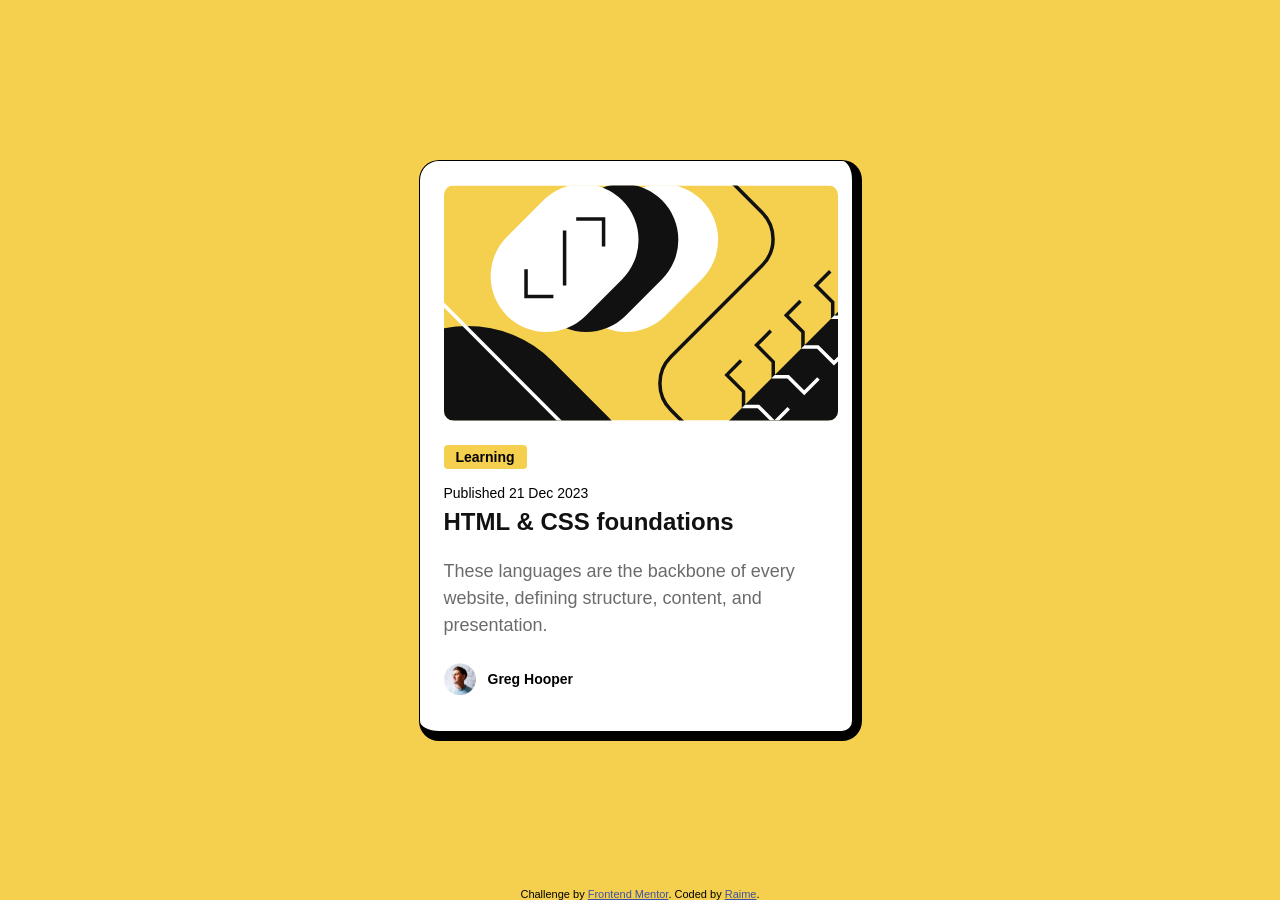
<file: blog preview card/index.html>
<!DOCTYPE html>
<html lang="en">
  <head>
    <meta charset="UTF-8">
    <meta name="viewport" content="width=device-width, initial-scale=1.0">
    <!-- displays site properly based on user's device -->

    <link rel="icon" type="image/png" sizes="32x32"
      href="./assets/images/favicon-32x32.png">
    <link rel="stylesheet" href="style.css">
    <link rel="preconnect" href="https://fonts.googleapis.com">

    <title>Frontend Mentor | Blog preview card</title>

    <!-- Feel free to remove these styles or customise in your own stylesheet 👍 -->
    <style>
    .attribution { font-size: 0.6875rem; text-align: center; }
    .attribution a { color: hsl(228, 45%, 44%); }
  </style>
  </head>
  <body>
    <main>
      <article class="card">
        <img class="card-img" src="assets/images/illustration-article.svg"
          alt="Abstact image">
        <div class="card-main-info">
          <p class="card-main-info-category">Learning</p>
          <time class="card-main-info-publishing-info"
            datetime="DD-MM-YYYY">Published 21 Dec 2023</time>
          <a class="card-main-info-title" href="#">HTML & CSS foundations</a>
          <p class="card-main-info-description">These languages are the backbone
            of every website, defining structure, content, and presentation.</p>
        </div>
        <footer class="card-author-info">
          <img class="card-author-info-profile-picture"
            src="assets/images/image-avatar.webp" alt="Author profile picture">
          <div class="card-author-info-name">Greg Hooper</div>
        </footer>
      </article>
    </main>
    <footer class="attribution">
      Challenge by <a
        href="https://www.frontendmentor.io?ref=challenge">Frontend
        Mentor</a>.
      Coded by <a href="https://github.com/Raime-34">Raime</a>.
    </footer>
  </body>
</html>
</file>
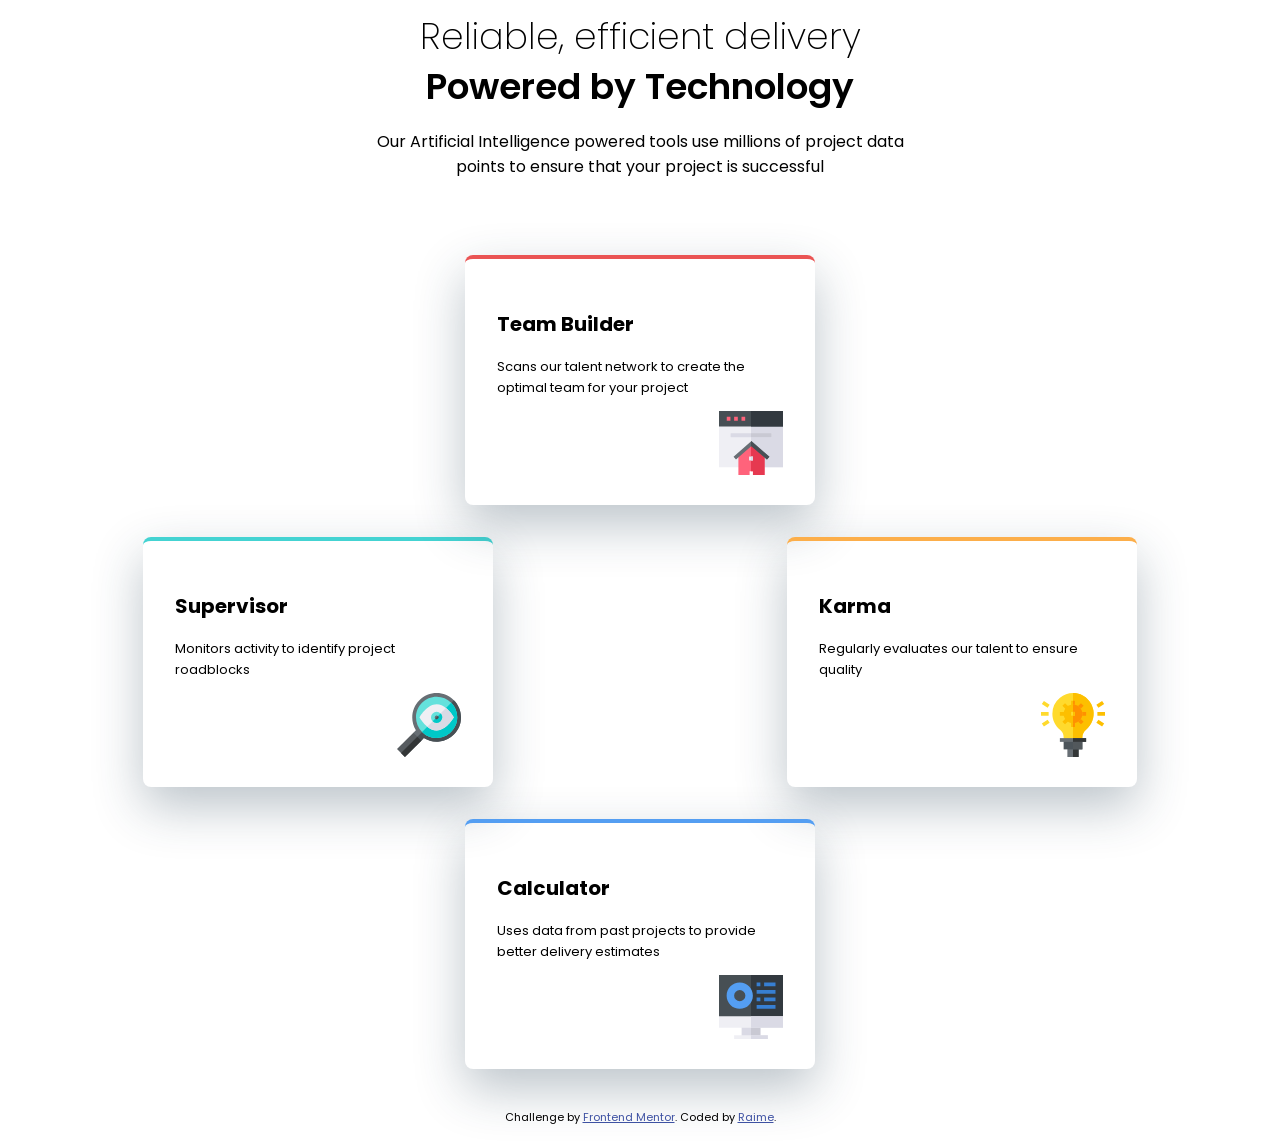
<file: four card feature section/index.html>
<!doctype html>
<html lang="en">
  <head>
    <meta charset="UTF-8" />
    <meta
      name="viewport"
      content="width=device-width, initial-scale=1.0" />
    <!-- displays site properly based on user's device -->

    <link
      rel="icon"
      type="image/png"
      sizes="32x32"
      href="./images/favicon-32x32.png" />
    <link
      rel="stylesheet"
      href="style.css" />
    <link
      rel="preconnect"
      href="https://fonts.googleapis.com" />
    <link
      rel="preconnect"
      href="https://fonts.gstatic.com"
      crossorigin />
    <link
      href="https://fonts.googleapis.com/css2?family=Comfortaa:wght@300..700&family=Fraunces:ital,opsz,wght@0,9..144,100..900;1,9..144,100..900&family=Lobster&family=Montserrat:ital,wght@0,100..900;1,100..900&family=Poppins:ital,wght@0,100;0,200;0,300;0,400;0,500;0,600;0,700;0,800;0,900;1,100;1,200;1,300;1,400;1,500;1,600;1,700;1,800;1,900&display=swap"
      rel="stylesheet" />

    <title>Frontend Mentor | Four card feature section</title>

    <!-- Feel free to remove these styles or customise in your own stylesheet 👍 -->
    <style>
      .attribution {
        font-size: 0.6875rem;
        text-align: center;
      }
      .attribution a {
        color: hsl(228, 45%, 44%);
      }
    </style>
  </head>
  <body>
    <div class="page">
      <h1>Reliable, efficient delivery</h1>
      <h2>Powered by Technology</h2>
      <p class="page-description">
        Our Artificial Intelligence powered tools use millions of project data points to ensure that your project is successful
      </p>
      <div class="container">
        <div class="card card-cyan">
          <h3 class="card-header">Supervisor</h3>
          <p class="card-description">Monitors activity to identify project roadblocks</p>
          <img
            class="card-image"
            src="images/icon-supervisor.svg"
            alt="Supervisor monitoring icon" />
        </div>
        <div class="card card-red">
          <h3 class="card-header">Team Builder</h3>
          <p class="card-description">Scans our talent network to create the optimal team for your project</p>
          <img
            class="card-image"
            src="images/icon-team-builder.svg"
            alt="Team Builder collaboration icon" />
        </div>
        <div class="card card-orange">
          <h3 class="card-header">Karma</h3>
          <p class="card-description">Regularly evaluates our talent to ensure quality</p>
          <img
            class="card-image"
            src="images/icon-karma.svg"
            alt="Karma quality evaluation icon" />
        </div>
        <div class="card card-blue">
          <h3 class="card-header">Calculator</h3>
          <p class="card-description">Uses data from past projects to provide better delivery estimates</p>
          <img
            class="card-image"
            src="images/icon-calculator.svg"
            alt="Calculator delivery estimates icon" />
        </div>
      </div>
      <footer class="attribution">
        Challenge by <a href="https://www.frontendmentor.io?ref=challenge">Frontend Mentor</a>. Coded by
        <a href="https://github.com/Raime-34">Raime</a>.
      </footer>
    </div>
  </body>
</html>
</file>
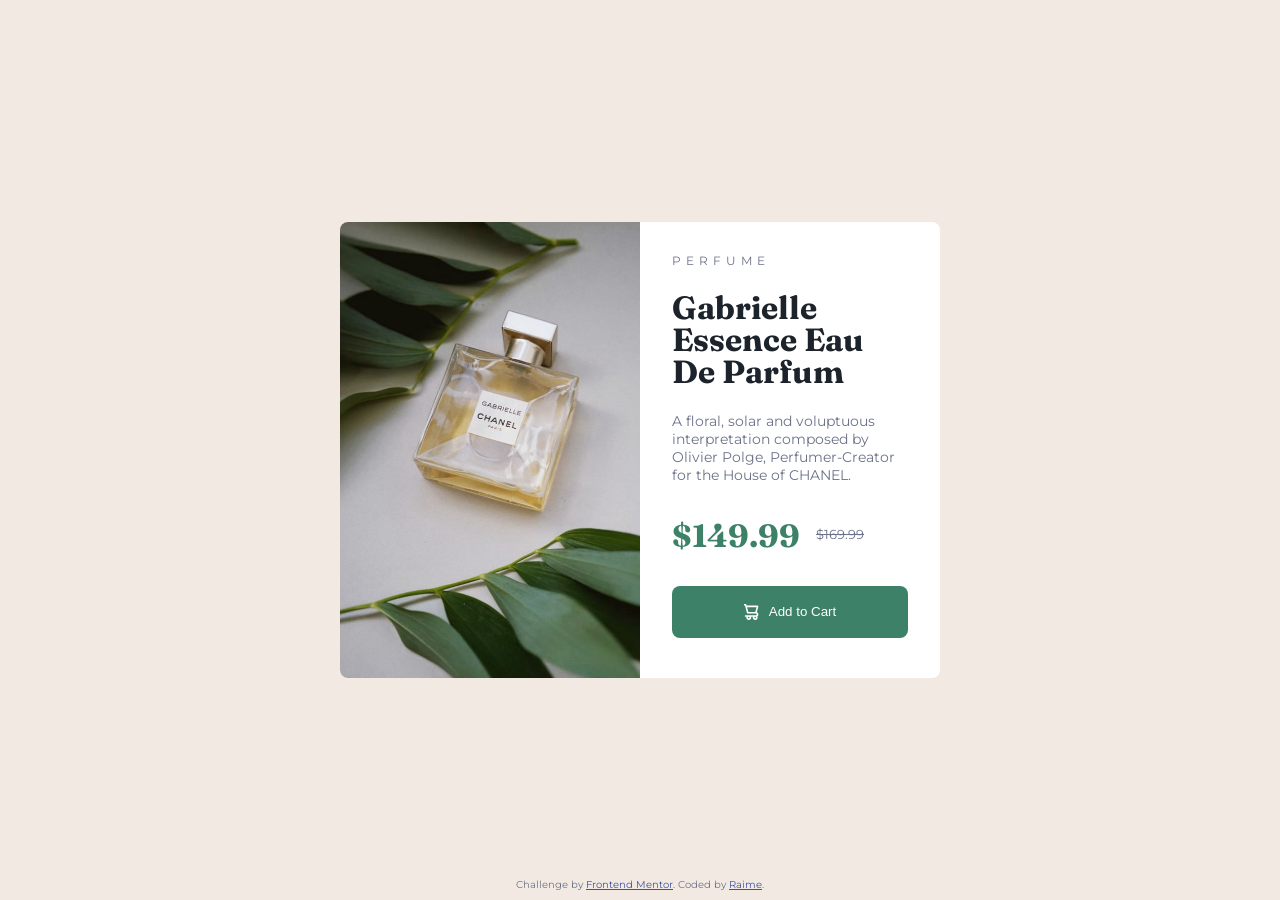
<file: product preview card component/index.html>
<!doctype html>
<html lang="en">
  <head>
    <meta charset="UTF-8" />
    <meta
      name="viewport"
      content="width=device-width, initial-scale=1.0" />
    <!-- displays site properly based on user's device -->

    <link
      rel="icon"
      type="image/png"
      sizes="32x32"
      href="./images/favicon-32x32.png" />

    <link
      rel="stylesheet"
      href="style.css" />

    <title>Frontend Mentor | Product preview card component</title>

    <!-- Feel free to remove these styles or customise in your own stylesheet 👍 -->
    <style>
      .attribution {
        font-size: 0.6875rem;
        text-align: center;
      }
      .attribution a {
        color: hsl(228, 45%, 44%);
      }
    </style>
    <style>
      @import url("https://fonts.googleapis.com/css2?family=Comfortaa:wght@300..700&family=Fraunces:ital,opsz,wght@0,9..144,100..900;1,9..144,100..900&family=Lobster&display=swap");
    </style>
    <style>
      @import url("https://fonts.googleapis.com/css2?family=Comfortaa:wght@300..700&family=Fraunces:ital,opsz,wght@0,9..144,100..900;1,9..144,100..900&family=Lobster&family=Montserrat:ital,wght@0,100..900;1,100..900&display=swap");
    </style>
  </head>
  <body>
    <div class="card">
      <picture>
        <source
          srcset="images/image-product-mobile.jpg"
          media="(max-width: 375px)" />
        <img
          class="card-product-image"
          src="images/image-product-desktop.jpg"
          alt="Image of Gabrielle Essence Eau De Parfum" />
      </picture>
      <div class="card-info">
        <header class="card-header">
          <div class="card-header-category">Perfume</div>
          <h1 class="card-header-item-name">Gabrielle Essence Eau De Parfum</h1>
        </header>
        <div class="discription">
          A floral, solar and voluptuous interpretation composed by Olivier Polge, Perfumer-Creator for the House of CHANEL.
        </div>
        <div class="card-price"><span class="card-price-with-discount">$149.99</span> <span class="card-price-base">$169.99</span></div>
        <button class="card-button">
          <svg
            width="15"
            height="16"
            xmlns="http://www.w3.org/2000/svg">
            <path
              d="M14.383 10.388a2.397 2.397 0 0 0-1.518-2.222l1.494-5.593a.8.8 0 0 0-.144-.695.8.8 0 0 0-.631-.28H2.637L2.373.591A.8.8 0 0 0 1.598 0H0v1.598h.983l1.982 7.4a.8.8 0 0 0 .799.59h8.222a.8.8 0 0 1 0 1.599H1.598a.8.8 0 1 0 0 1.598h.943a2.397 2.397 0 1 0 4.507 0h1.885a2.397 2.397 0 1 0 4.331-.376 2.397 2.397 0 0 0 1.12-2.021ZM11.26 7.99H4.395L3.068 3.196h9.477L11.26 7.991Zm-6.465 6.392a.8.8 0 1 1 0-1.598.8.8 0 0 1 0 1.598Zm6.393 0a.8.8 0 1 1 0-1.598.8.8 0 0 1 0 1.598Z"
              fill="#FFF" />
          </svg>
          <div>Add to Cart</div>
        </button>
      </div>
    </div>

    <footer class="attribution">
      Challenge by <a href="https://www.frontendmentor.io?ref=challenge">Frontend Mentor</a>. Coded by
      <a href="https://github.com/Raime-34">Raime</a>.
    </footer>
  </body>
</html>
</file>
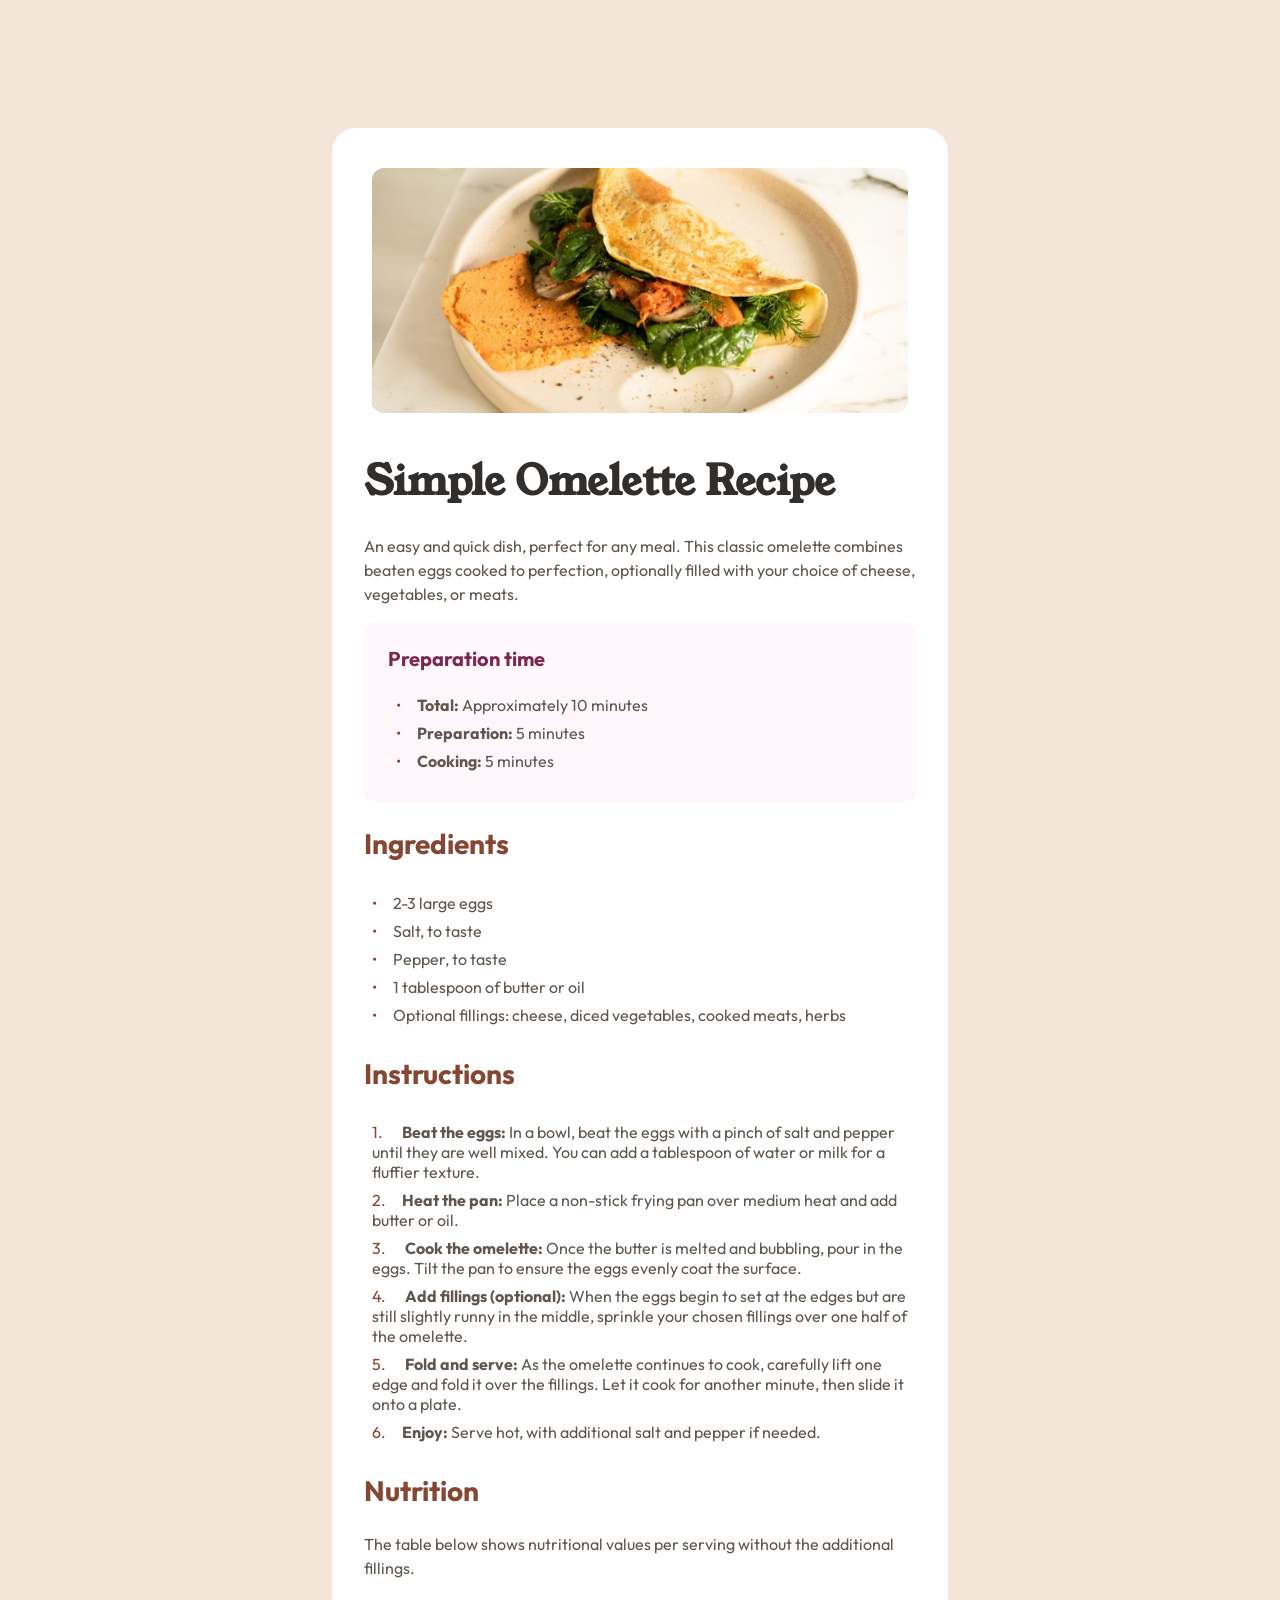
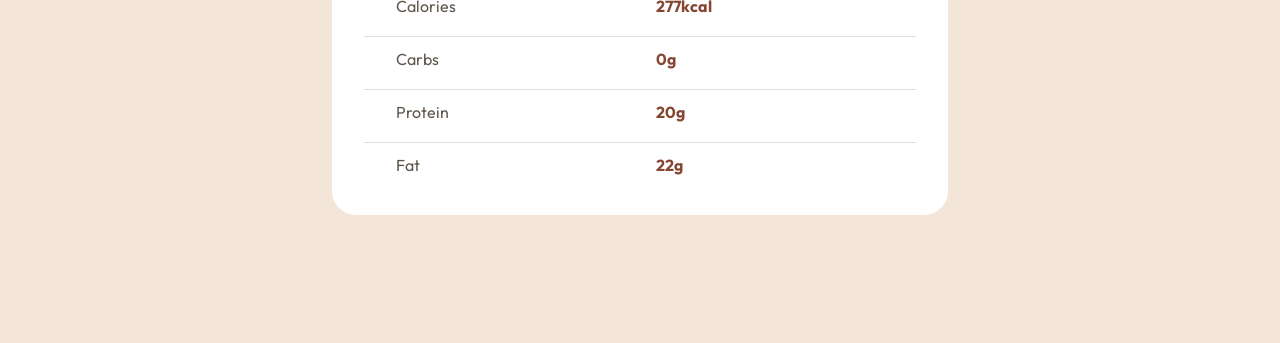
<file: recipe page/index.html>
<!doctype html>
<html lang="en">
  <head>
    <meta charset="UTF-8" />
    <meta
      name="viewport"
      content="width=device-width, initial-scale=1.0" />
    <link
      rel="icon"
      type="image/png"
      sizes="32x32"
      href="./assets/images/favicon-32x32.png" />
    <link
      rel="stylesheet"
      href="style.css" />

    <title>Frontend Mentor | Recipe page</title>
  </head>
  <body>
    <main>
      <img
        class="content-image"
        src="assets/images/image-omelette.jpeg"
        alt="Omelette image" />
      <div class="page-content">
        <h1>Simple Omelette Recipe</h1>
        <p>
          An easy and quick dish, perfect for any meal. This classic omelette combines beaten eggs cooked to perfection, optionally filled
          with your choice of cheese, vegetables, or meats.
        </p>
        <div class="additional-info">
          <h3>Preparation time</h3>
          <ul>
            <li><span>Total:</span> Approximately 10 minutes</li>
            <li><span>Preparation:</span> 5 minutes</li>
            <li><span>Cooking:</span> 5 minutes</li>
          </ul>
        </div>
        <div>
          <h2>Ingredients</h2>
          <ul>
            <li>2-3 large eggs</li>
            <li>Salt, to taste</li>
            <li>Pepper, to taste</li>
            <li>1 tablespoon of butter or oil</li>
            <li>Optional fillings: cheese, diced vegetables, cooked meats, herbs</li>
          </ul>
        </div>
        <div>
          <h2>Instructions</h2>
          <ol>
            <li>
              <span>Beat the eggs:</span> In a bowl, beat the eggs with a pinch of salt and pepper until they are well mixed. You can add a
              tablespoon of water or milk for a fluffier texture.
            </li>
            <li><span>Heat the pan:</span> Place a non-stick frying pan over medium heat and add butter or oil.</li>
            <li>
              <span>Cook the omelette:</span> Once the butter is melted and bubbling, pour in the eggs. Tilt the pan to ensure the eggs
              evenly coat the surface.
            </li>
            <li>
              <span>Add fillings (optional):</span> When the eggs begin to set at the edges but are still slightly runny in the middle,
              sprinkle your chosen fillings over one half of the omelette.
            </li>
            <li>
              <span>Fold and serve:</span> As the omelette continues to cook, carefully lift one edge and fold it over the fillings. Let it
              cook for another minute, then slide it onto a plate.
            </li>
            <li><span>Enjoy:</span> Serve hot, with additional salt and pepper if needed.</li>
          </ol>
        </div>
        <div>
          <h2>Nutrition</h2>
          <p>The table below shows nutritional values per serving without the additional fillings.</p>
          <div>
            <ul class="nutricion-table">
              <li>
                <div>Calories</div>
                <div>277kcal</div>
              </li>
              <li>
                <div>Carbs</div>
                <div>0g</div>
              </li>
              <li>
                <div>Protein</div>
                <div>20g</div>
              </li>
              <li>
                <div>Fat</div>
                <div>22g</div>
              </li>
            </ul>
          </div>
        </div>
      </div>
    </main>
    <!-- <footer class="attribution">
      Challenge by <a href="https://www.frontendmentor.io?ref=challenge">Frontend Mentor</a>. Coded by <a href="#">Your Name Here</a>.
    </footer> -->
  </body>
</html>
</file>
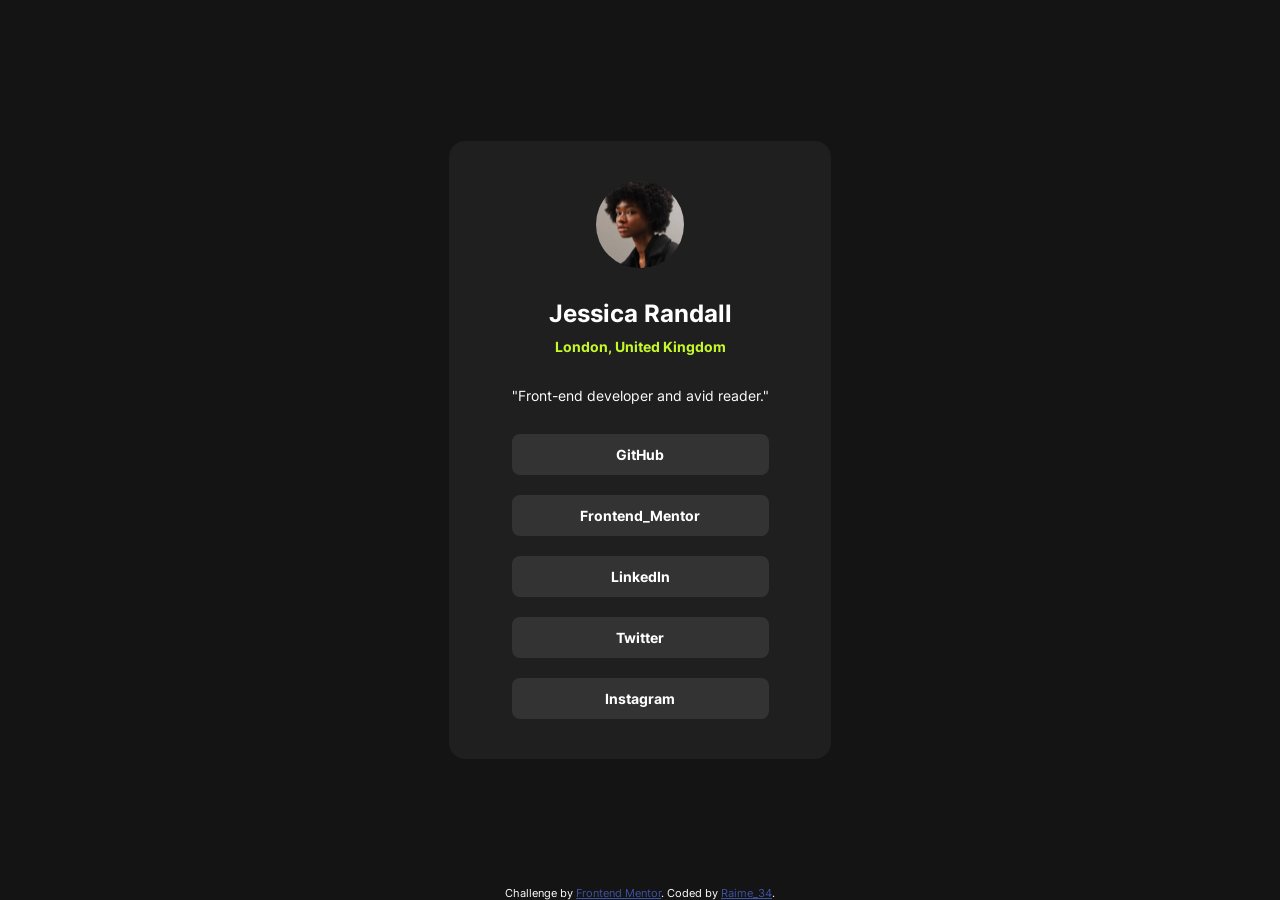
<file: social links profile/index.html>
<!doctype html>
<html lang="en">
  <head>
    <meta charset="UTF-8" />
    <meta
      name="viewport"
      content="width=device-width, initial-scale=1.0" />
    <!-- displays site properly based on user's device -->

    <link
      rel="icon"
      type="image/png"
      sizes="32x32"
      href="./assets/images/favicon-32x32.png" />

    <title>Frontend Mentor | Social links profile</title>

    <link
      rel="stylesheet"
      href="style.css" />
  </head>
  <body>
    <main>
      <div class="card">
        <img
          class="card-profile-picture"
          src="assets/images/avatar-jessica.jpeg"
          alt="Jessica Randall's photo" />
        <div class="card-main-info">
          <h1 class="card-main-info-name">Jessica Randall</h1>
          <p class="card-main-info-location">London, United Kingdom</p>
        </div>
        <p class="card-about">"Front-end developer and avid reader."</p>
        <div class="cs">
          <ul class="card-socials">
            <li class="card-socials-item">
              <a
                class="social-ref"
                href="#0"
                >GitHub</a
              >
            </li>
            <li class="card-socials-item">
              <a
                class="social-ref"
                href="#0"
                >Frontend_Mentor</a
              >
            </li>
            <li class="card-socials-item">
              <a
                class="social-ref"
                href="#0"
                >LinkedIn</a
              >
            </li>
            <li class="card-socials-item">
              <a
                class="social-ref"
                href="#0"
                >Twitter</a
              >
            </li>
            <li class="card-socials-item">
              <a
                class="social-ref"
                href="#0"
                >Instagram</a
              >
            </li>
          </ul>
        </div>
      </div>
    </main>
    <footer class="attribution">
      Challenge by <a href="https://www.frontendmentor.io?ref=challenge">Frontend Mentor</a>. Coded by
      <a href="https://github.com/Raime-34">Raime_34</a>.
    </footer>
  </body>
</html>
</file>
<file: blog preview card/style.css>
body {
  font-family: "Feegtree", "Arial", sans-serif;
  margin: 0;
  display: flex;
  flex-direction: column;
  height: 100vh;
  background: #F4D04E;
}

main {
  flex: 1;
}

.card {
  width: 384px;
  height: 522px;
  background: #fff;
  position: absolute;
  left: 0;
  top: 0;
  right: 0;
  bottom: 0;
  margin: auto;
  border-radius: 20px;
  border-style: solid;
  border-width: 1px 10px 10px 1px;
  padding: 24px;
}

.card-img {
  border-radius: 10px;
  height: 236px;
  display: block;
  margin-left: auto;
  margin-right: auto;
}

.card-main-info-category {
  background: #F4D04E;
  padding: 4px 12px;
  width: max-content;
  border-radius: 4px;
  font-size: 14px;
  font-weight: 800;
  margin-top: 24px;
}

.card-main-info-publishing-info {
  font-weight: 500;
  font-size: 14px;
  line-height: 1.5;
}

.card-main-info-title {
  font-size: 24px;
  line-height: 1.5;
  font-weight: 800;
  display: block;
  color: #111111;
  text-decoration: none;
}

.card-main-info-title:hover {
  color: #F4D04E;
}

.card-main-info-description {
  font-size: 18px;
  color: #6B6B6B;
  line-height: 1.5;
}

.card-author-info {
  display: flex;
  margin-top: 24px;
}

.card-author-info-profile-picture {
  width: 32px;
}

.card-author-info-name {
  display: inline;
  margin-top: auto;
  margin-bottom: auto;
  font-size: 14px;
  font-weight: 800;
  margin-left: 12px;
}
</file>
<file: four card feature section/style.css>
:root {
  --grey-500: #4d4f62;
  --grey-400: #6a7178;
  --white: #fff;
  --red: #ea5454;
  --cyan: #44d3d2;
  --blue: #549ef2;
  --orange: #fcae4a;
}

body {
  margin: 0;
  font-family: "Poppins";
}

.page {
  padding: 0.75rem;
  display: flex;
  flex-direction: column;
  align-items: center;
}

h1,
h2 {
  margin: 0;
}

h1 {
  font-size: 1.5rem;
  line-height: 1.4;
  font-weight: 200;
}

h2 {
  font-size: 1.5rem;
  line-height: 1.4;
  font-weight: 600;
}

.page-description {
  text-align: center;
  max-width: 33.75rem;
}

.container {
  margin-top: 3.75rem;
  display: grid;
  gap: 2rem;
  justify-items: center;
}

.card {
  display: flex;
  padding: 2rem;
  flex-direction: column;
  border-radius: 0.5rem;
  border-style: solid;
  border-width: 0.25rem 0 0 0;
  box-shadow: 0 1.25rem 3.125rem 0 rgba(34, 60, 80, 0.3);
  max-width: 21.875rem;
  max-height: 15.625rem;
  box-sizing: border-box;
}

.card-cyan {
  border-color: var(--cyan);
}

.card-red {
  border-color: var(--red);
}

.card-orange {
  border-color: var(--orange);
}

.card-blue {
  border-color: var(--blue);
}

.card-header {
  font-size: 1.25rem;
  line-height: 1.35;
  margin-bottom: 0.375rem;
}

.card-description {
  font-size: 0.8125rem;
  line-height: 1.6;
}

.card-image {
  width: 4rem;
  height: 4rem;
  align-self: flex-end;
}

.attribution {
  margin: 2.5rem 0 0.625rem 0;
  justify-self: center;
}

@media (min-width: 768px) {
  h1,
  h2 {
    font-size: 36px;
  }
}

@media (min-width: 768px) and (max-width: 1439px) {
  .container {
    grid-template-columns: repeat(4, 1fr);
    width: 100%;
  }

  .card-red {
    grid-column: 2 / span 2;
    grid-row: 1;
    align-self: start;
  }

  .card-cyan {
    grid-column: 1 / span 2;
    grid-row: 2;
    align-self: start;
  }

  .card-orange {
    grid-column: 3 / span 2;
    grid-row: 2;
    align-self: start;
  }

  .card-blue {
    grid-column: 2 / span 2;
    grid-row: 3;
    align-self: start;
  }
}

@media (min-width: 1440px) {
  .container {
    grid-template-columns: repeat(3, 1fr);
  }

  .card-cyan {
    grid-column: 1;
    grid-row: 1/3;
    align-self: center;
  }

  .card-red {
    grid-row: 1;
    grid-column: 2;
  }

  .card-orange {
    grid-row: 2;
    grid-column: 2;
  }

  .card-blue {
    grid-column: 3;
    grid-row: 1/3;
    align-self: center;
  }
}
</file>
<file: product preview card component/style.css>
:root {
  --black: #1c232b;
  --grey: #6c7289;
  --cream: #f2eae2;
  --white: #fff;
  --green-500: #3d8168;
  --green-700: #1a4032;
}

html {
  font-size: 14px;
}

body {
  font-family: "Montserrat", serif;
  color: var(--grey);
  margin: 0;
  height: 100vh;
  background: var(--cream);
  display: flex;
  flex-direction: column;
  justify-content: center;
  align-items: center;
}

.card {
  background: var(--white);
  width: 25rem;
  border-radius: 8px;
  overflow: hidden;
  display: flex;
  flex-direction: column;
  z-index: 1;
}

.card-product-image {
  width: 25rem;
  height: 24.43rem;
  object-fit: cover;
}

.card-info {
  padding: 2.29rem;
  display: flex;
  flex-direction: column;
}

.card-header {
  display: flex;
  flex-direction: column;
}

.card-header-item-name {
  font-size: 2.29rem;
  font-weight: 700;
  font-family: "Fraunces";
  color: var(--black);
  margin: 1.7rem 0;
  line-height: 1;
}

.card-header-category {
  font-size: 0.86rem;
  line-height: 1.2;
  letter-spacing: 5px;
  text-transform: uppercase;
}

.card-price {
  display: flex;
  align-items: center;
  gap: 1.14rem;
  margin: 1.71rem 0;
}

.card-price-with-discount {
  font-size: 2.29rem;
  font-weight: 700;
  font-family: "Fraunces";
  color: var(--green-500);
}

.card-price-base {
  font-size: 0.93rem;
  line-height: 1.2;
  text-decoration: line-through;
}

.card-button {
  display: flex;
  gap: 10px;
  justify-content: center;
  color: var(--white);
  background: var(--green-500);
  padding: 1.14rem 2.29rem;
  border-radius: 8px;
  border-color: transparent;
}

.card-button:hover {
  background: var(--green-700);
  cursor: pointer;
}

.card-button:focus {
  background: var(--green-700);
}

.attribution {
  flex: none;
  position: absolute;
  bottom: 10px;
}

@media (min-width: 768px) {
  .card {
    flex-direction: row;
    width: 42.86rem;
    height: 32.57rem;
  }

  .card-product-image {
    width: 21.43rem;
    height: 32.57rem;
  }

  .card-price {
    margin: 2.23rem 0;
  }
}
</file>
<file: recipe page/style.css>
:root {
  --rose-800: #7a284e;
  --rose-50: #fff7fb;
  --stone-900: #312e2c;
  --stone-600: #5f564d;
  --stone-150: #e3ddd7;
  --stone-100: #f3e5d7;
  --brown-800: #854632;
  --white: #fff;
}

@font-face {
  font-family: SomeSerif;
  src: url("assets/fonts/young-serif/YoungSerif-Regular.ttf");
}

@font-face {
  font-family: Outfit;
  src: url("assets/fonts/outfit/Outfit-VariableFont_wght.ttf");
}

.attribution {
  font-size: 0.6875rem;
  text-align: center;
}
.attribution a {
  color: hsl(228, 45%, 44%);
}

body {
  display: flex;
  font-size: 16px;
  font-family: "Outfit", sans-serif;
  margin: 0;
  color: var(--stone-600);
  background: var(--stone-100);
}

main {
  display: flex;
  flex-direction: column;
  align-items: center;
  background: var(--white);
}

.content-image {
  width: 375px;
}

.page-content {
  padding: 2.5em 2em;
}

h1 {
  color: var(--stone-900);
  font-size: 40px;
  margin: 0;
  margin-bottom: 0.6em;
  font-family: "SomeSerif";
}

p {
  line-height: 1.5;
}

.additional-info {
  background-color: var(--rose-50);
  border-radius: 12px;
  padding: 24px;
}

h3 {
  font-size: 20px;
  color: var(--rose-800);
  margin: 0 0 16px 0;
}

ul,
ol {
  margin: 0;
  padding: 8px;
  list-style: none;
  display: flex;
  flex-direction: column;
  gap: 8px;
  counter-reset: c;
}

ul > li::before {
  content: "•";
  color: var(--brown-800);
  margin-right: 16px;
}

span {
  font-weight: 700;
}

h2 {
  font-size: 28px;
  color: var(--brown-800);
}

ol > li::before {
  content: counter(c) ".";
  counter-increment: c 1;
  margin-right: 16px;
  color: var(--brown-800);
}

.nutricion-table {
  margin: 0;
  padding: 0;
}

.nutricion-table li::before {
  display: none;
}

.nutricion-table li {
  padding: 0 32px;
  display: flex;
  gap: 16px;
}

.nutricion-table li div:first-child {
  width: 50%;
}

.nutricion-table > li:nth-of-type(n + 2) {
  border: solid var(--stone-150);
  border-width: 1px 0 0 0;
  padding-top: 12px;
  margin-top: 12px;
}

.nutricion-table > li > div:nth-of-type(2) {
  color: var(--brown-800);
  font-weight: 700;
}

@media (width >= 768px) {
  body {
    justify-content: center;
    padding: 128px 48px;
  }

  main {
    width: 616px;
    padding-top: 40px;
    border-radius: 24px;
  }

  .content-image {
    width: 536px;
    border-radius: 12px;
  }
}

@media (width >= 1440px) {
  main {
    width: 736px;
  }
}
</file>
<file: social links profile/style.css>
:root {
  --grey-900: #141414;
  --grey-800: #1f1f1f;
  --grey-700: #333;
  --green: #c4f82a;
  --white: #fff;
}

@font-face {
  font-family: SomeFont;
  src: url("assets/fonts/Inter-VariableFont_slnt,wght.ttf");
}

body {
  min-height: 100vh;
  background: var(--grey-900);
  color: var(--white);
  display: flex;
  flex-direction: column;
  position: relative;
  margin: 0;
  font-family: "SomeFont";
  font-size: 14px;
  text-align: center;
}

main {
  display: flex;
  justify-content: center;
  align-items: center;
  flex: 1;
}

.card {
  background: var(--grey-800);
  display: flex;
  flex-direction: column;
  align-items: center;
  gap: 2em;
  border-radius: 1.16em;
  padding: 2.85em 4.43em;
  box-sizing: border-box;
}

.card-profile-picture {
  width: 6.23em;
  border-radius: 50%;
}

.card-main-info {
  display: flex;
  flex-direction: column;
  align-items: center;
  gap: 0.23em;
}

.card-main-info-name {
  font-size: 24px;
  line-height: 1.5;
  font-weight: 700;
  margin: 0;
}

.card-main-info-location {
  font-size: 14px;
  line-height: 1.5;
  font-weight: 700;
  color: var(--green);
  margin: 0;
}

.card-about {
  font-size: 14px;
  line-height: 1.5;
  margin: 0;
}

.card-socials {
  list-style: none;
  padding: 0;
  display: flex;
  flex-direction: column;
  gap: 1.43em;
  width: 100%;
  column-gap: 0;
  margin: 0;
  font-size: 14px;
}

.card-socials-item {
  background: var(--grey-700);
  border-radius: 0.57em;
  text-align: center;
  font-weight: 700;
  overflow: hidden;
}

.social-ref {
  display: block;
  padding: 0.86em;
  color: var(--white);
  text-decoration: none;
}

.social-ref:hover,
.social-ref:focus {
  background: var(--green);
  color: var(--grey-700);
}

.attribution {
  font-size: 0.6875rem;
  text-align: center;
}

.attribution a {
  color: hsl(228, 45%, 44%);
}

.attribution {
  position: absolute;
  bottom: 0;
  left: 0;
  right: 0;
}

.cs {
  width: 100%;
}

@media (width <= 768px) {
  .card {
    padding-left: 1.71em;
    padding-right: 1.71em;
  }
}
</file>
